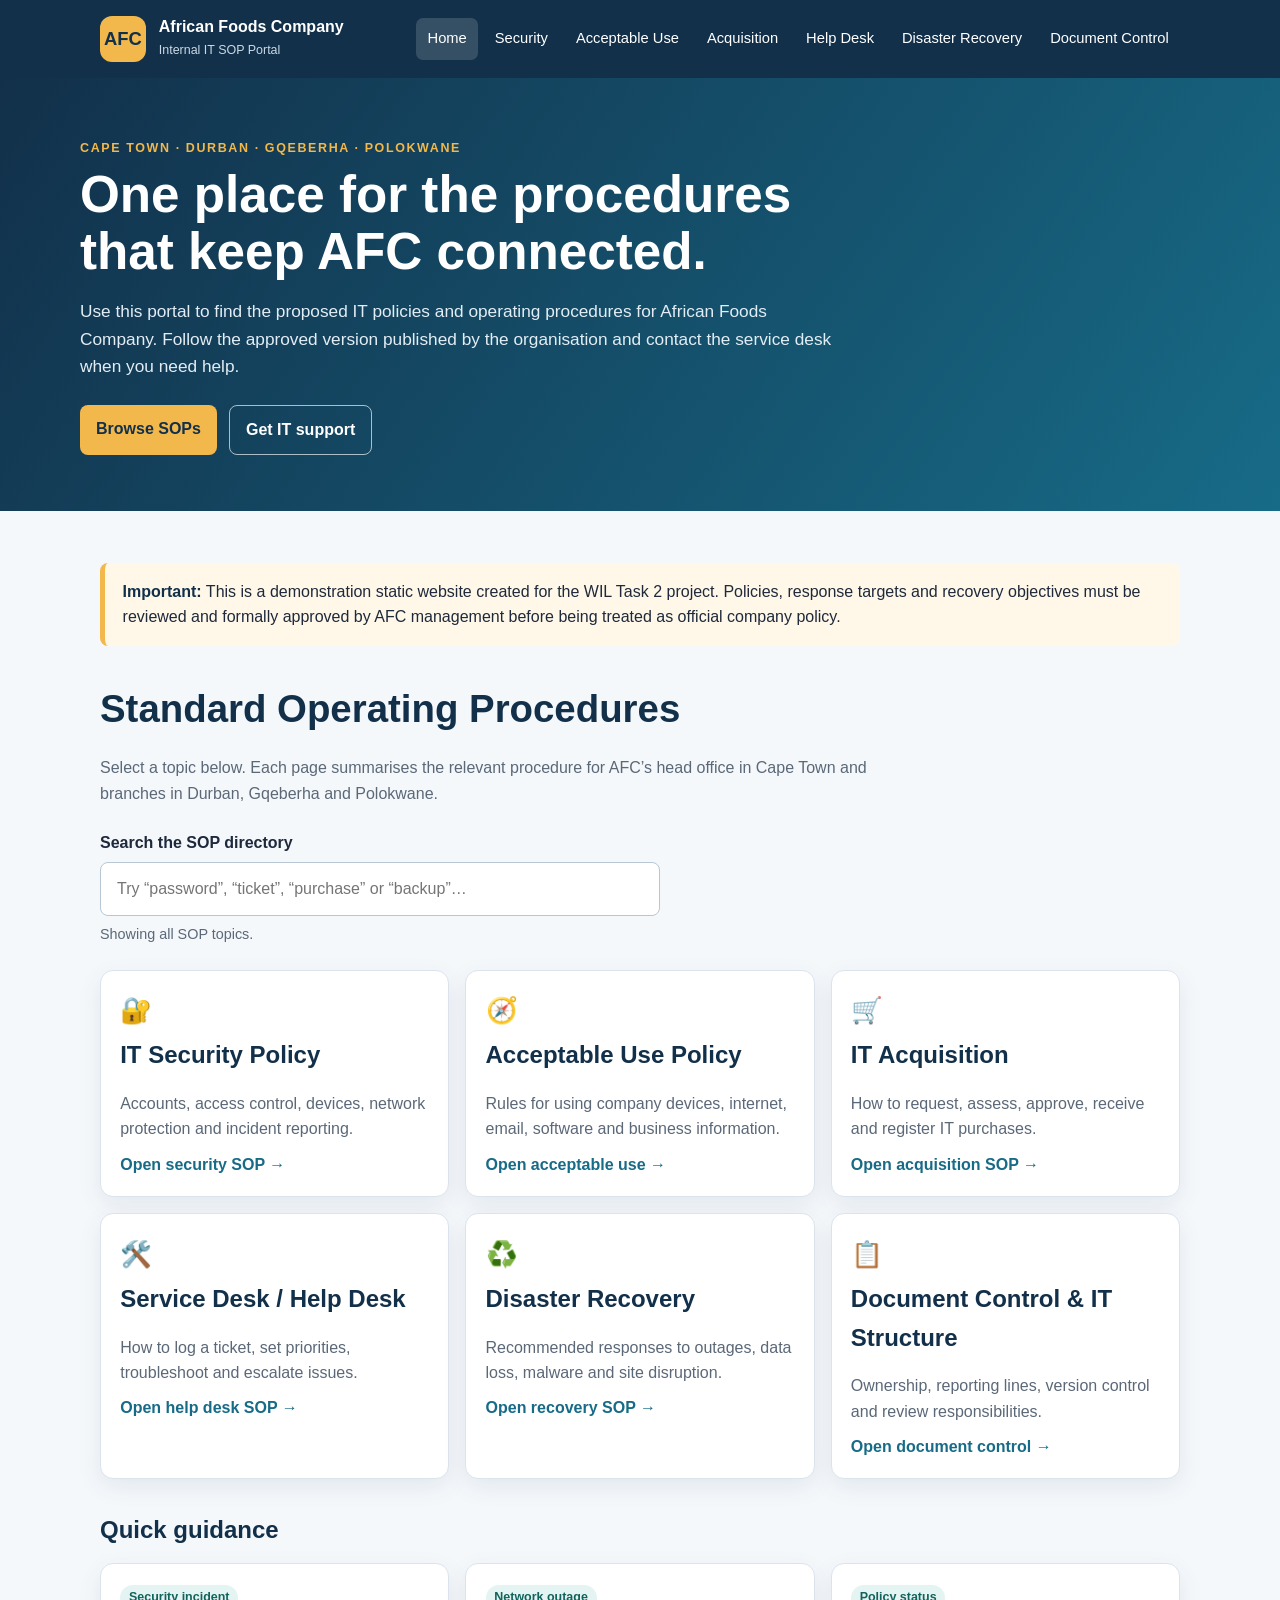
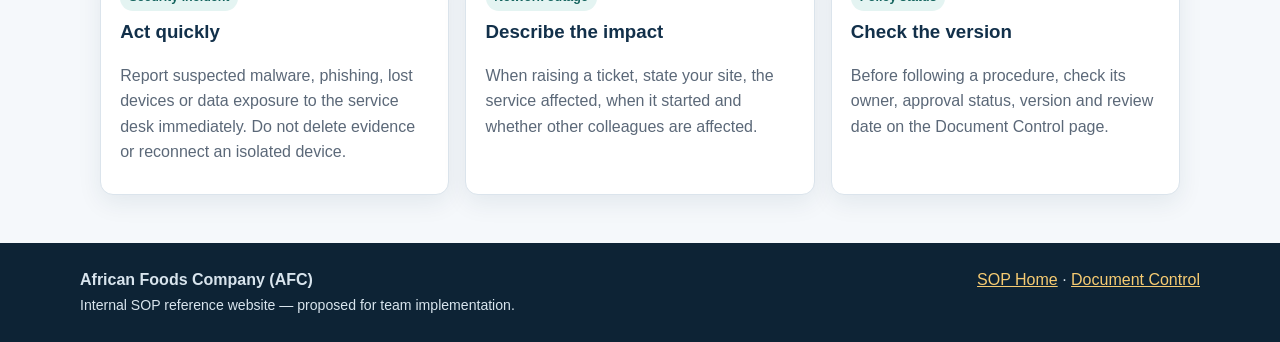
<file: index.html>
<!DOCTYPE html>
<html lang="en">
<head>
  <meta charset="UTF-8">
  <meta name="viewport" content="width=device-width, initial-scale=1">
  <meta name="description" content="Main directory for African Foods Company IT standard operating procedures.">
  <title>SOP Portal Home | African Foods Company</title>
  <link rel="stylesheet" href="css/styles.css">
</head>
<body>
<a class="skip-link" href="#main">Skip to main content</a>
<header class="site-header">
  <div class="header-inner">
    <a class="brand" href="index.html" aria-label="African Foods Company SOP Portal home">
      <span class="brand-mark" aria-hidden="true">AFC</span>
      <span><strong>African Foods Company</strong><small>Internal IT SOP Portal</small></span>
    </a>
    <nav aria-label="Main navigation">
      <a href="index.html" aria-current="page">Home</a>
      <a href="security.html" >Security</a>
      <a href="acceptable-use.html" >Acceptable Use</a>
      <a href="acquisition.html" >Acquisition</a>
      <a href="help-desk.html" >Help Desk</a>
      <a href="disaster-recovery.html" >Disaster Recovery</a>
      <a href="document-control.html" >Document Control</a>
    </nav>
  </div>
</header>

<section class="hero">
  <div class="hero-inner">
    <span class="eyebrow">Cape Town · Durban · Gqeberha · Polokwane</span>
    <h1>One place for the procedures that keep AFC connected.</h1>
    <p>Use this portal to find the proposed IT policies and operating procedures for African Foods Company. Follow the approved version published by the organisation and contact the service desk when you need help.</p>
    <div class="hero-actions">
      <a class="button button-primary" href="#sop-directory">Browse SOPs</a>
      <a class="button button-secondary" href="help-desk.html">Get IT support</a>
    </div>
  </div>
</section>
<main id="main">
  <div class="notice"><strong>Important:</strong> This is a demonstration static website created for the WIL Task 2 project. Policies, response targets and recovery objectives must be reviewed and formally approved by AFC management before being treated as official company policy.</div>
  <section id="sop-directory">
    <div class="page-intro">
      <h1>Standard Operating Procedures</h1>
      <p>Select a topic below. Each page summarises the relevant procedure for AFC’s head office in Cape Town and branches in Durban, Gqeberha and Polokwane.</p>
    </div>
    <div class="search-wrap">
      <label for="sop-search">Search the SOP directory</label>
      <input id="sop-search" type="search" placeholder="Try “password”, “ticket”, “purchase” or “backup”…" autocomplete="off">
      <p id="search-status" class="search-status" aria-live="polite">Showing all SOP topics.</p>
    </div>
    <div class="card-grid" id="sop-cards">
      <a class="card" data-search="security password mfa access network vpn data incident" href="security.html"><span class="icon" aria-hidden="true">🔐</span><h2>IT Security Policy</h2><p>Accounts, access control, devices, network protection and incident reporting.</p><span class="card-link">Open security SOP →</span></a>
      <a class="card" data-search="acceptable use software internet email prohibited employee" href="acceptable-use.html"><span class="icon" aria-hidden="true">🧭</span><h2>Acceptable Use Policy</h2><p>Rules for using company devices, internet, email, software and business information.</p><span class="card-link">Open acceptable use →</span></a>
      <a class="card" data-search="acquisition procurement hardware software quote approval purchase order" href="acquisition.html"><span class="icon" aria-hidden="true">🛒</span><h2>IT Acquisition</h2><p>How to request, assess, approve, receive and register IT purchases.</p><span class="card-link">Open acquisition SOP →</span></a>
      <a class="card" data-search="help desk service desk ticket printer internet vpn erp escalation" href="help-desk.html"><span class="icon" aria-hidden="true">🛠️</span><h2>Service Desk / Help Desk</h2><p>How to log a ticket, set priorities, troubleshoot and escalate issues.</p><span class="card-link">Open help desk SOP →</span></a>
      <a class="card" data-search="disaster recovery backup restore ransomware vpn server power outage" href="disaster-recovery.html"><span class="icon" aria-hidden="true">♻️</span><h2>Disaster Recovery</h2><p>Recommended responses to outages, data loss, malware and site disruption.</p><span class="card-link">Open recovery SOP →</span></a>
      <a class="card" data-search="document control version approval owner review history staff structure" href="document-control.html"><span class="icon" aria-hidden="true">📋</span><h2>Document Control & IT Structure</h2><p>Ownership, reporting lines, version control and review responsibilities.</p><span class="card-link">Open document control →</span></a>
    </div>
  </section>
  <h2 class="section-title">Quick guidance</h2>
  <div class="card-grid">
    <div class="card"><span class="pill">Security incident</span><h3>Act quickly</h3><p>Report suspected malware, phishing, lost devices or data exposure to the service desk immediately. Do not delete evidence or reconnect an isolated device.</p></div>
    <div class="card"><span class="pill">Network outage</span><h3>Describe the impact</h3><p>When raising a ticket, state your site, the service affected, when it started and whether other colleagues are affected.</p></div>
    <div class="card"><span class="pill">Policy status</span><h3>Check the version</h3><p>Before following a procedure, check its owner, approval status, version and review date on the Document Control page.</p></div>
  </div>
</main>
<script>
const search = document.getElementById('sop-search');
const cards = [...document.querySelectorAll('#sop-cards .card')];
const status = document.getElementById('search-status');
search.addEventListener('input', () => {
  const q = search.value.trim().toLowerCase();
  let shown = 0;
  cards.forEach(card => {
    const haystack = (card.innerText + ' ' + (card.dataset.search || '')).toLowerCase();
    const match = haystack.includes(q);
    card.hidden = !match;
    if (match) shown++;
  });
  status.textContent = q ? `${shown} SOP topic${shown === 1 ? '' : 's'} found.` : 'Showing all SOP topics.';
});
</script>

<footer class="site-footer">
  <div class="footer-inner">
    <div><strong>African Foods Company (AFC)</strong><br><span class="small" style="color:#d8e4ed">Internal SOP reference website — proposed for team implementation.</span></div>
    <div><a href="index.html">SOP Home</a> · <a href="document-control.html">Document Control</a></div>
  </div>
</footer>
</body>
</html>
</file>
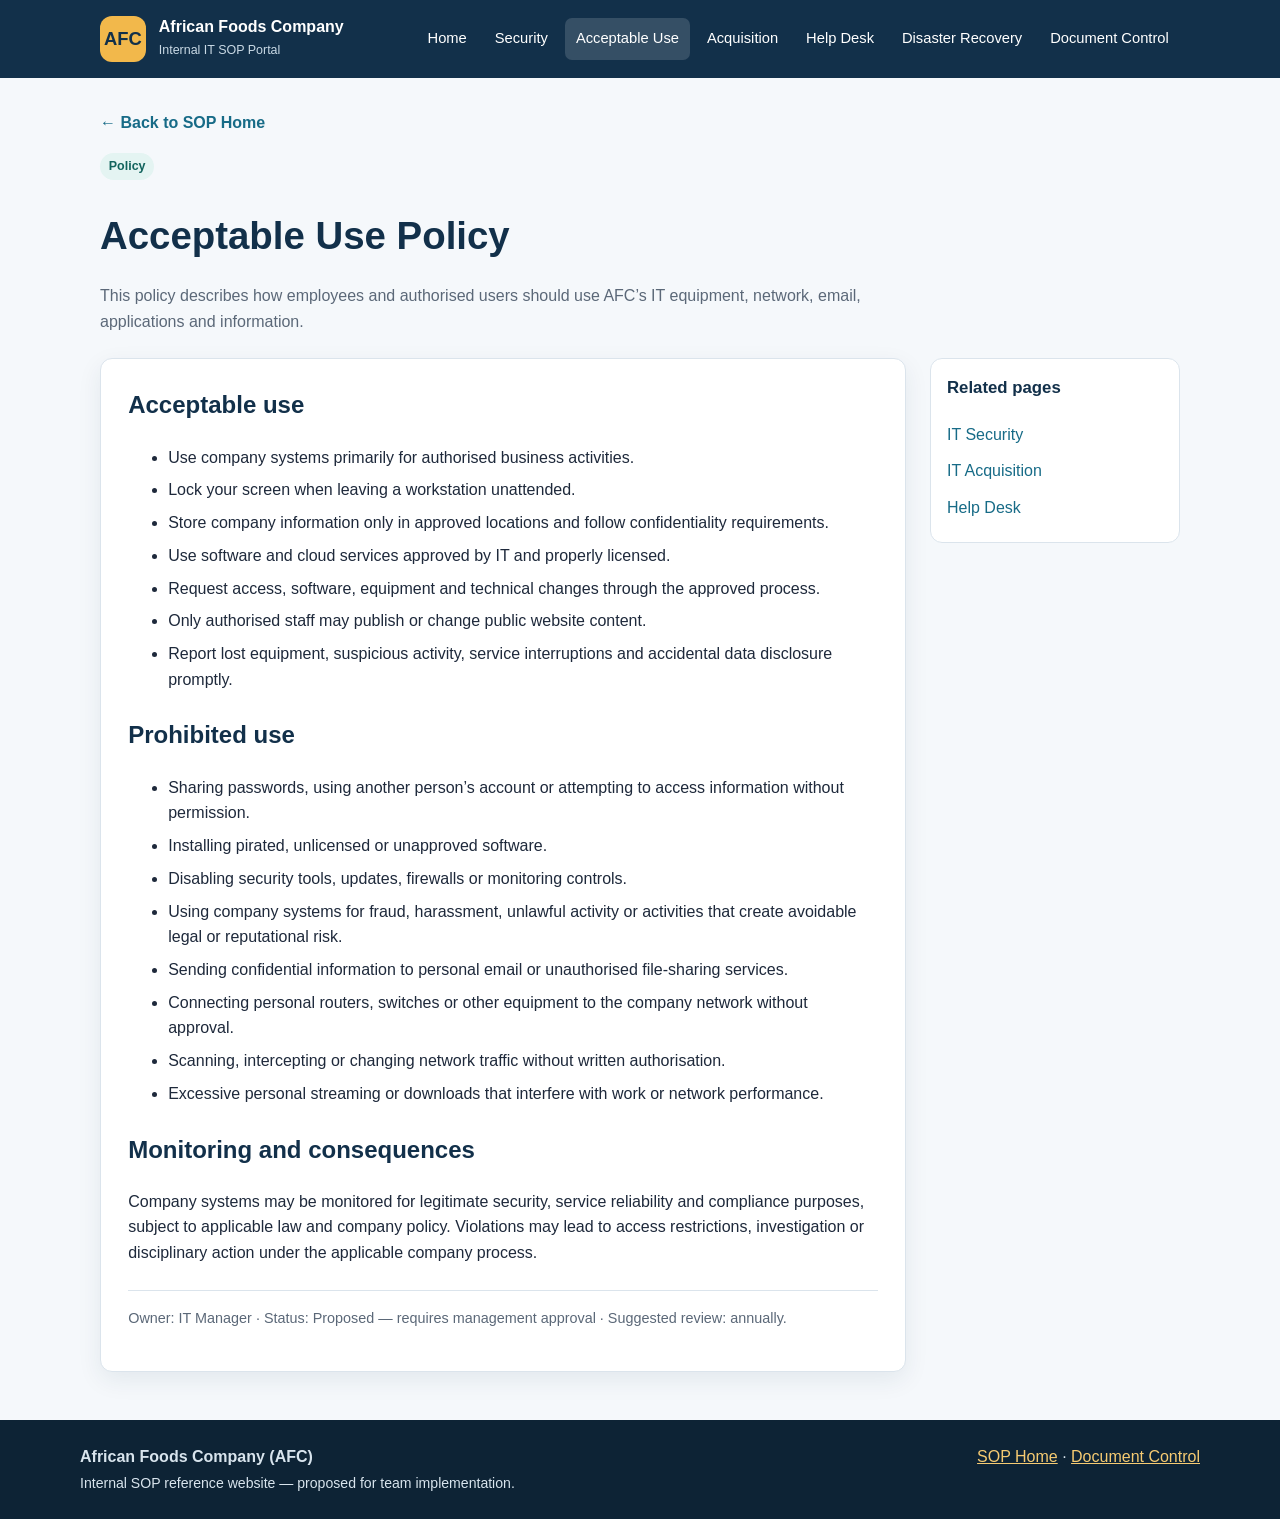
<file: acceptable-use.html>
<!DOCTYPE html>
<html lang="en">
<head>
  <meta charset="UTF-8">
  <meta name="viewport" content="width=device-width, initial-scale=1">
  <meta name="description" content="AFC internal IT Standard Operating Procedures">
  <title>Acceptable Use Policy | African Foods Company</title>
  <link rel="stylesheet" href="css/styles.css">
</head>
<body>
<a class="skip-link" href="#main">Skip to main content</a>
<header class="site-header">
  <div class="header-inner">
    <a class="brand" href="index.html" aria-label="African Foods Company SOP Portal home">
      <span class="brand-mark" aria-hidden="true">AFC</span>
      <span><strong>African Foods Company</strong><small>Internal IT SOP Portal</small></span>
    </a>
    <nav aria-label="Main navigation">
      <a href="index.html" >Home</a>
      <a href="security.html" >Security</a>
      <a href="acceptable-use.html" aria-current="page">Acceptable Use</a>
      <a href="acquisition.html" >Acquisition</a>
      <a href="help-desk.html" >Help Desk</a>
      <a href="disaster-recovery.html" >Disaster Recovery</a>
      <a href="document-control.html" >Document Control</a>
    </nav>
  </div>
</header>

<main id="main">
  <a class="back-link" href="index.html">← Back to SOP Home</a>
  <div class="page-intro"><span class="pill">Policy</span><h1>Acceptable Use Policy</h1><p>This policy describes how employees and authorised users should use AFC’s IT equipment, network, email, applications and information.</p></div>
  <div class="content-layout"><article class="content-card">
    <h2>Acceptable use</h2><ul>
      <li>Use company systems primarily for authorised business activities.</li><li>Lock your screen when leaving a workstation unattended.</li>
      <li>Store company information only in approved locations and follow confidentiality requirements.</li><li>Use software and cloud services approved by IT and properly licensed.</li>
      <li>Request access, software, equipment and technical changes through the approved process.</li><li>Only authorised staff may publish or change public website content.</li>
      <li>Report lost equipment, suspicious activity, service interruptions and accidental data disclosure promptly.</li>
    </ul>
    <h2>Prohibited use</h2><ul>
      <li>Sharing passwords, using another person’s account or attempting to access information without permission.</li><li>Installing pirated, unlicensed or unapproved software.</li>
      <li>Disabling security tools, updates, firewalls or monitoring controls.</li><li>Using company systems for fraud, harassment, unlawful activity or activities that create avoidable legal or reputational risk.</li>
      <li>Sending confidential information to personal email or unauthorised file-sharing services.</li><li>Connecting personal routers, switches or other equipment to the company network without approval.</li>
      <li>Scanning, intercepting or changing network traffic without written authorisation.</li><li>Excessive personal streaming or downloads that interfere with work or network performance.</li>
    </ul>
    <h2>Monitoring and consequences</h2><p>Company systems may be monitored for legitimate security, service reliability and compliance purposes, subject to applicable law and company policy. Violations may lead to access restrictions, investigation or disciplinary action under the applicable company process.</p>
    <p class="meta">Owner: IT Manager · Status: Proposed — requires management approval · Suggested review: annually.</p>
  </article><aside class="side-card"><h2>Related pages</h2><a href="security.html">IT Security</a><a href="acquisition.html">IT Acquisition</a><a href="help-desk.html">Help Desk</a></aside></div>
</main>

<footer class="site-footer">
  <div class="footer-inner">
    <div><strong>African Foods Company (AFC)</strong><br><span class="small" style="color:#d8e4ed">Internal SOP reference website — proposed for team implementation.</span></div>
    <div><a href="index.html">SOP Home</a> · <a href="document-control.html">Document Control</a></div>
  </div>
</footer>
</body>
</html>
</file>
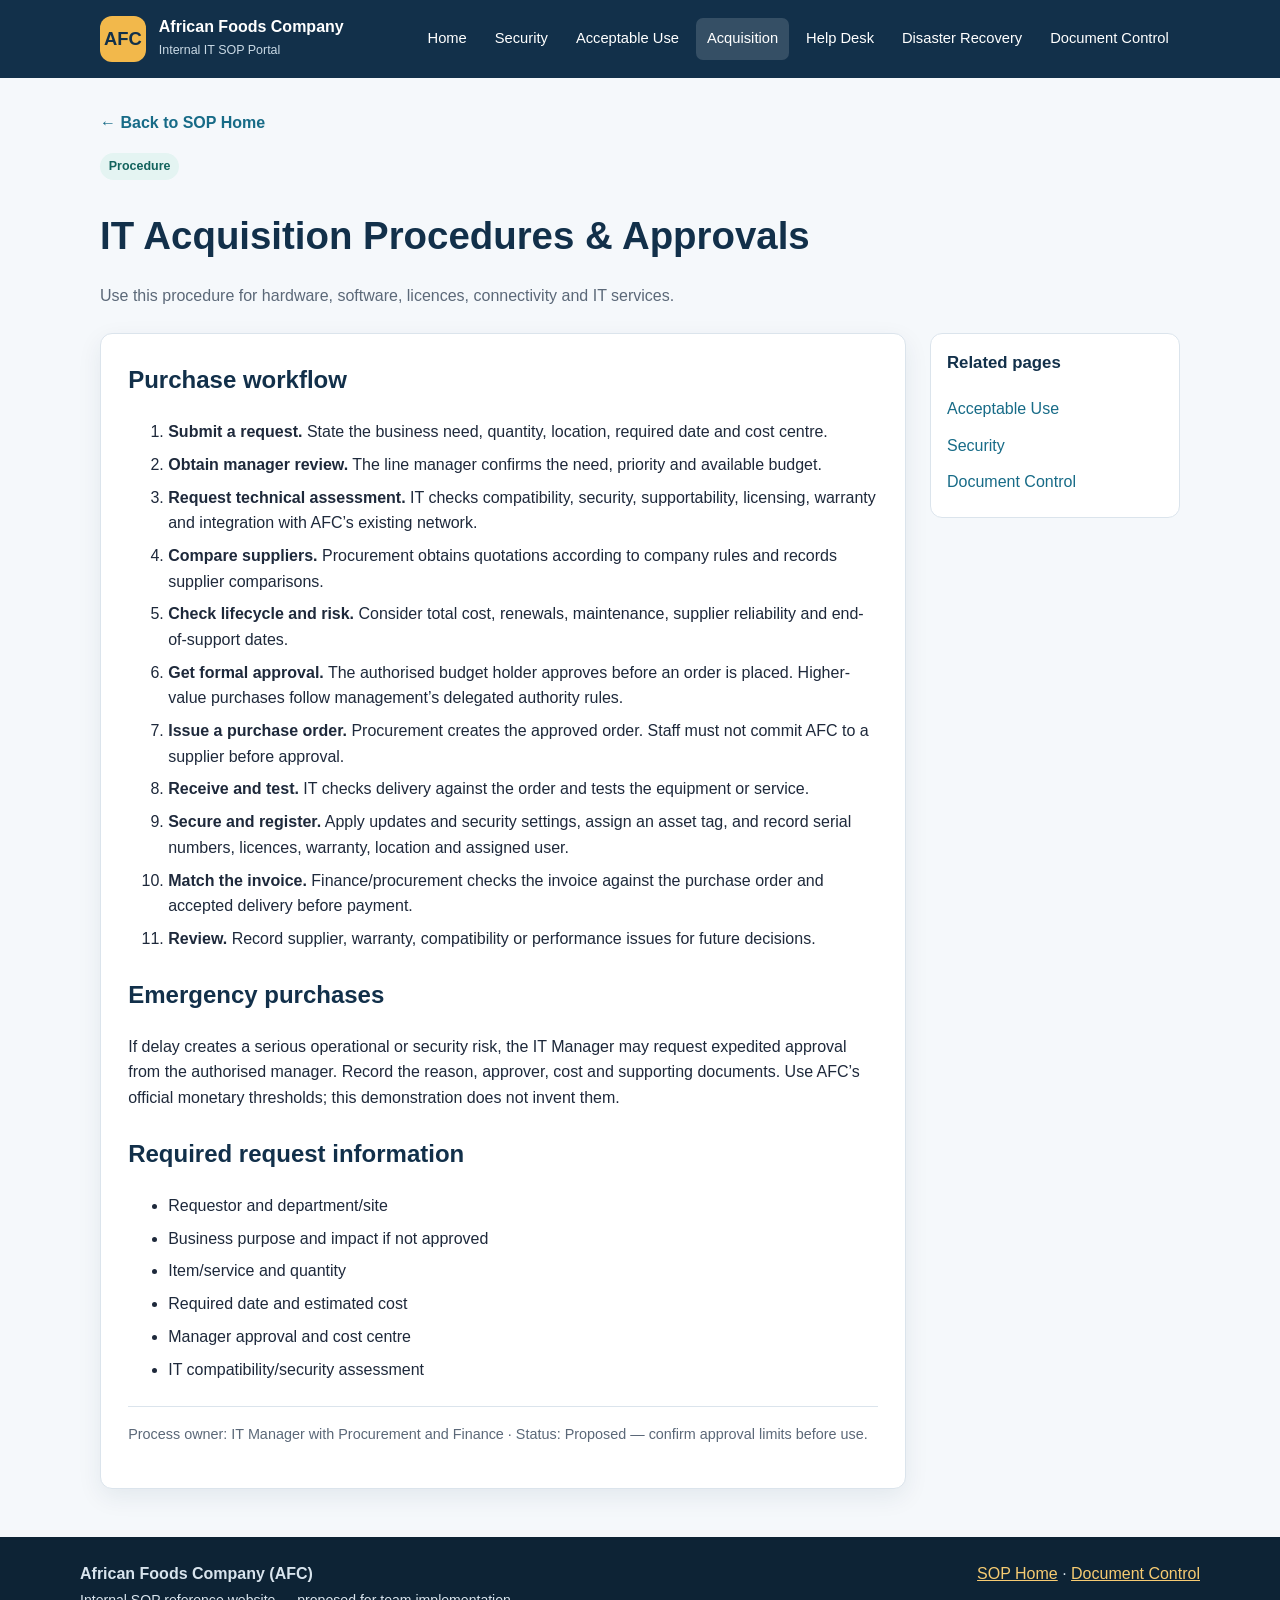
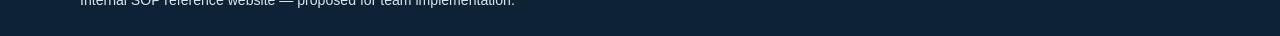
<file: acquisition.html>
<!DOCTYPE html>
<html lang="en">
<head>
  <meta charset="UTF-8">
  <meta name="viewport" content="width=device-width, initial-scale=1">
  <meta name="description" content="AFC internal IT Standard Operating Procedures">
  <title>IT Acquisition Procedures | African Foods Company</title>
  <link rel="stylesheet" href="css/styles.css">
</head>
<body>
<a class="skip-link" href="#main">Skip to main content</a>
<header class="site-header">
  <div class="header-inner">
    <a class="brand" href="index.html" aria-label="African Foods Company SOP Portal home">
      <span class="brand-mark" aria-hidden="true">AFC</span>
      <span><strong>African Foods Company</strong><small>Internal IT SOP Portal</small></span>
    </a>
    <nav aria-label="Main navigation">
      <a href="index.html" >Home</a>
      <a href="security.html" >Security</a>
      <a href="acceptable-use.html" >Acceptable Use</a>
      <a href="acquisition.html" aria-current="page">Acquisition</a>
      <a href="help-desk.html" >Help Desk</a>
      <a href="disaster-recovery.html" >Disaster Recovery</a>
      <a href="document-control.html" >Document Control</a>
    </nav>
  </div>
</header>

<main id="main">
  <a class="back-link" href="index.html">← Back to SOP Home</a>
  <div class="page-intro"><span class="pill">Procedure</span><h1>IT Acquisition Procedures & Approvals</h1><p>Use this procedure for hardware, software, licences, connectivity and IT services.</p></div>
  <div class="content-layout"><article class="content-card">
    <h2>Purchase workflow</h2><ol>
      <li><strong>Submit a request.</strong> State the business need, quantity, location, required date and cost centre.</li>
      <li><strong>Obtain manager review.</strong> The line manager confirms the need, priority and available budget.</li>
      <li><strong>Request technical assessment.</strong> IT checks compatibility, security, supportability, licensing, warranty and integration with AFC’s existing network.</li>
      <li><strong>Compare suppliers.</strong> Procurement obtains quotations according to company rules and records supplier comparisons.</li>
      <li><strong>Check lifecycle and risk.</strong> Consider total cost, renewals, maintenance, supplier reliability and end-of-support dates.</li>
      <li><strong>Get formal approval.</strong> The authorised budget holder approves before an order is placed. Higher-value purchases follow management’s delegated authority rules.</li>
      <li><strong>Issue a purchase order.</strong> Procurement creates the approved order. Staff must not commit AFC to a supplier before approval.</li>
      <li><strong>Receive and test.</strong> IT checks delivery against the order and tests the equipment or service.</li>
      <li><strong>Secure and register.</strong> Apply updates and security settings, assign an asset tag, and record serial numbers, licences, warranty, location and assigned user.</li>
      <li><strong>Match the invoice.</strong> Finance/procurement checks the invoice against the purchase order and accepted delivery before payment.</li>
      <li><strong>Review.</strong> Record supplier, warranty, compatibility or performance issues for future decisions.</li>
    </ol>
    <h2>Emergency purchases</h2><p>If delay creates a serious operational or security risk, the IT Manager may request expedited approval from the authorised manager. Record the reason, approver, cost and supporting documents. Use AFC’s official monetary thresholds; this demonstration does not invent them.</p>
    <h2>Required request information</h2><ul><li>Requestor and department/site</li><li>Business purpose and impact if not approved</li><li>Item/service and quantity</li><li>Required date and estimated cost</li><li>Manager approval and cost centre</li><li>IT compatibility/security assessment</li></ul>
    <p class="meta">Process owner: IT Manager with Procurement and Finance · Status: Proposed — confirm approval limits before use.</p>
  </article><aside class="side-card"><h2>Related pages</h2><a href="acceptable-use.html">Acceptable Use</a><a href="security.html">Security</a><a href="document-control.html">Document Control</a></aside></div>
</main>

<footer class="site-footer">
  <div class="footer-inner">
    <div><strong>African Foods Company (AFC)</strong><br><span class="small" style="color:#d8e4ed">Internal SOP reference website — proposed for team implementation.</span></div>
    <div><a href="index.html">SOP Home</a> · <a href="document-control.html">Document Control</a></div>
  </div>
</footer>
</body>
</html>
</file>
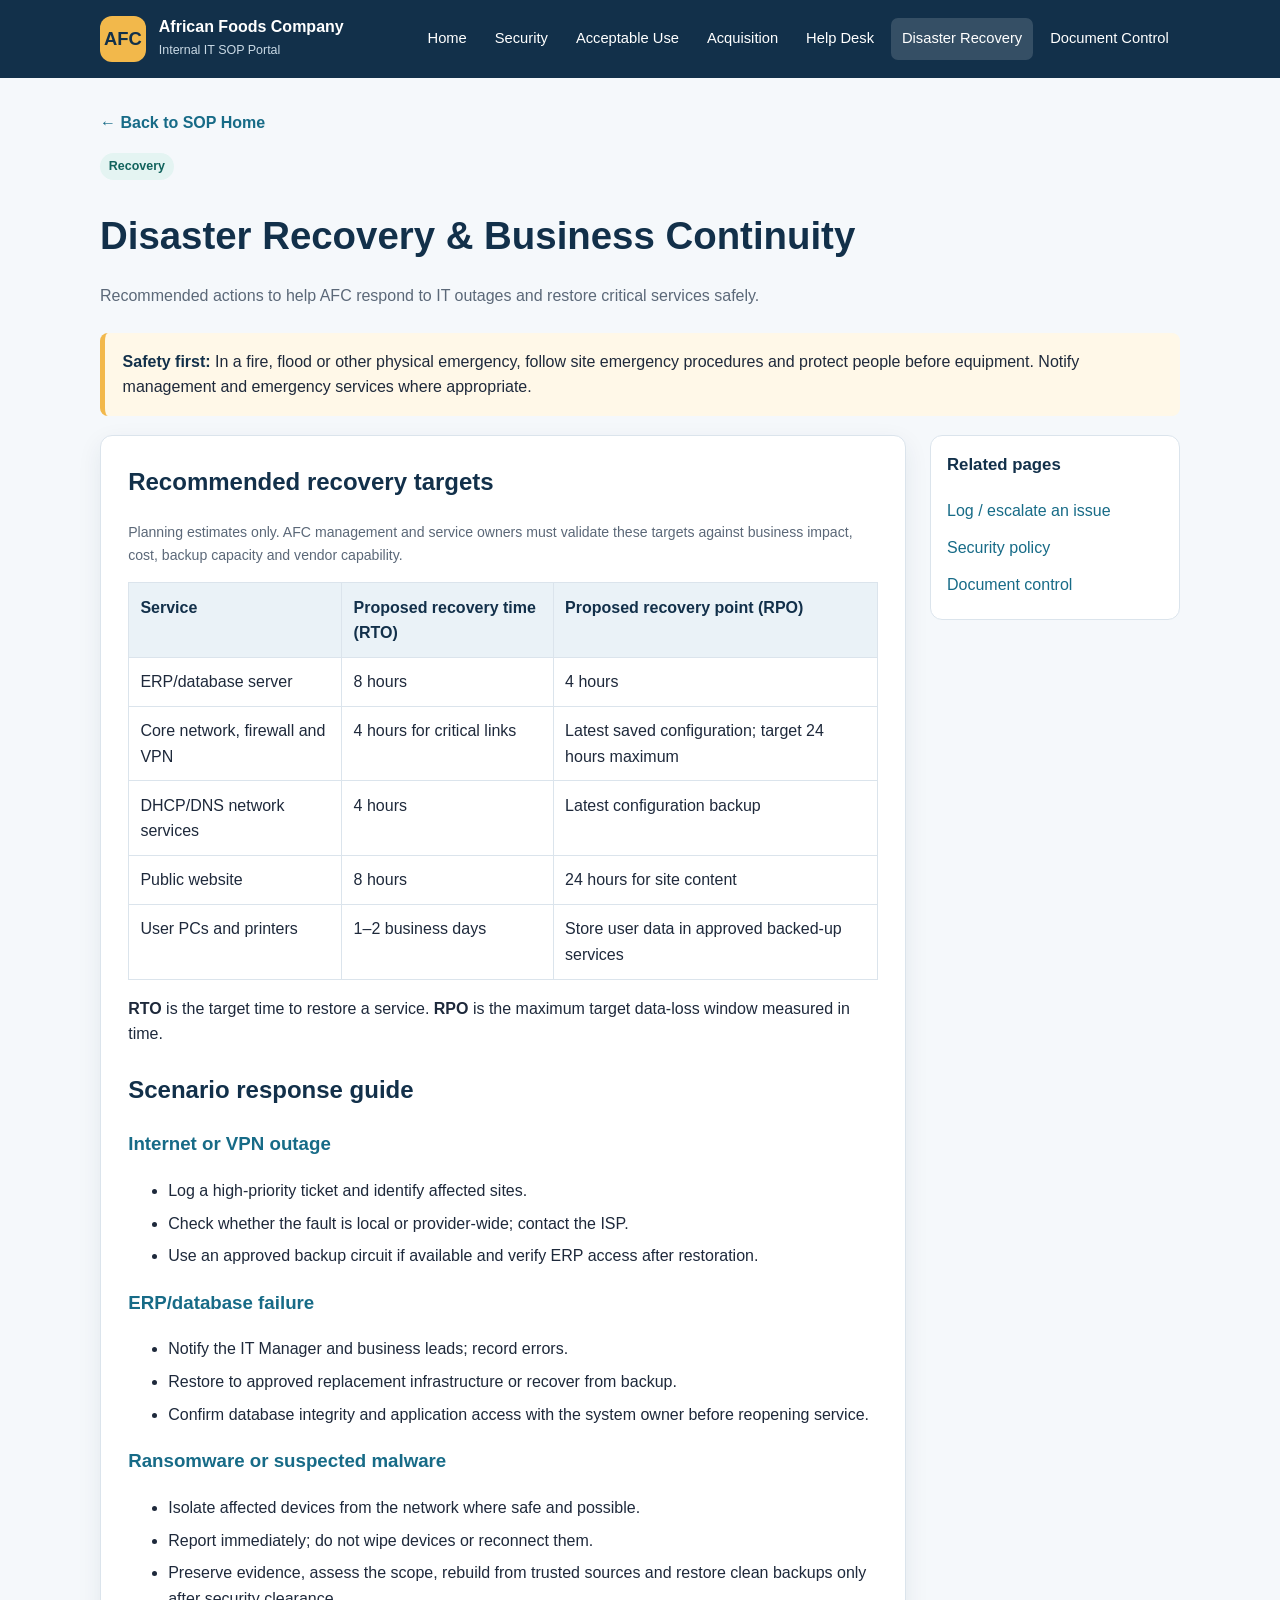
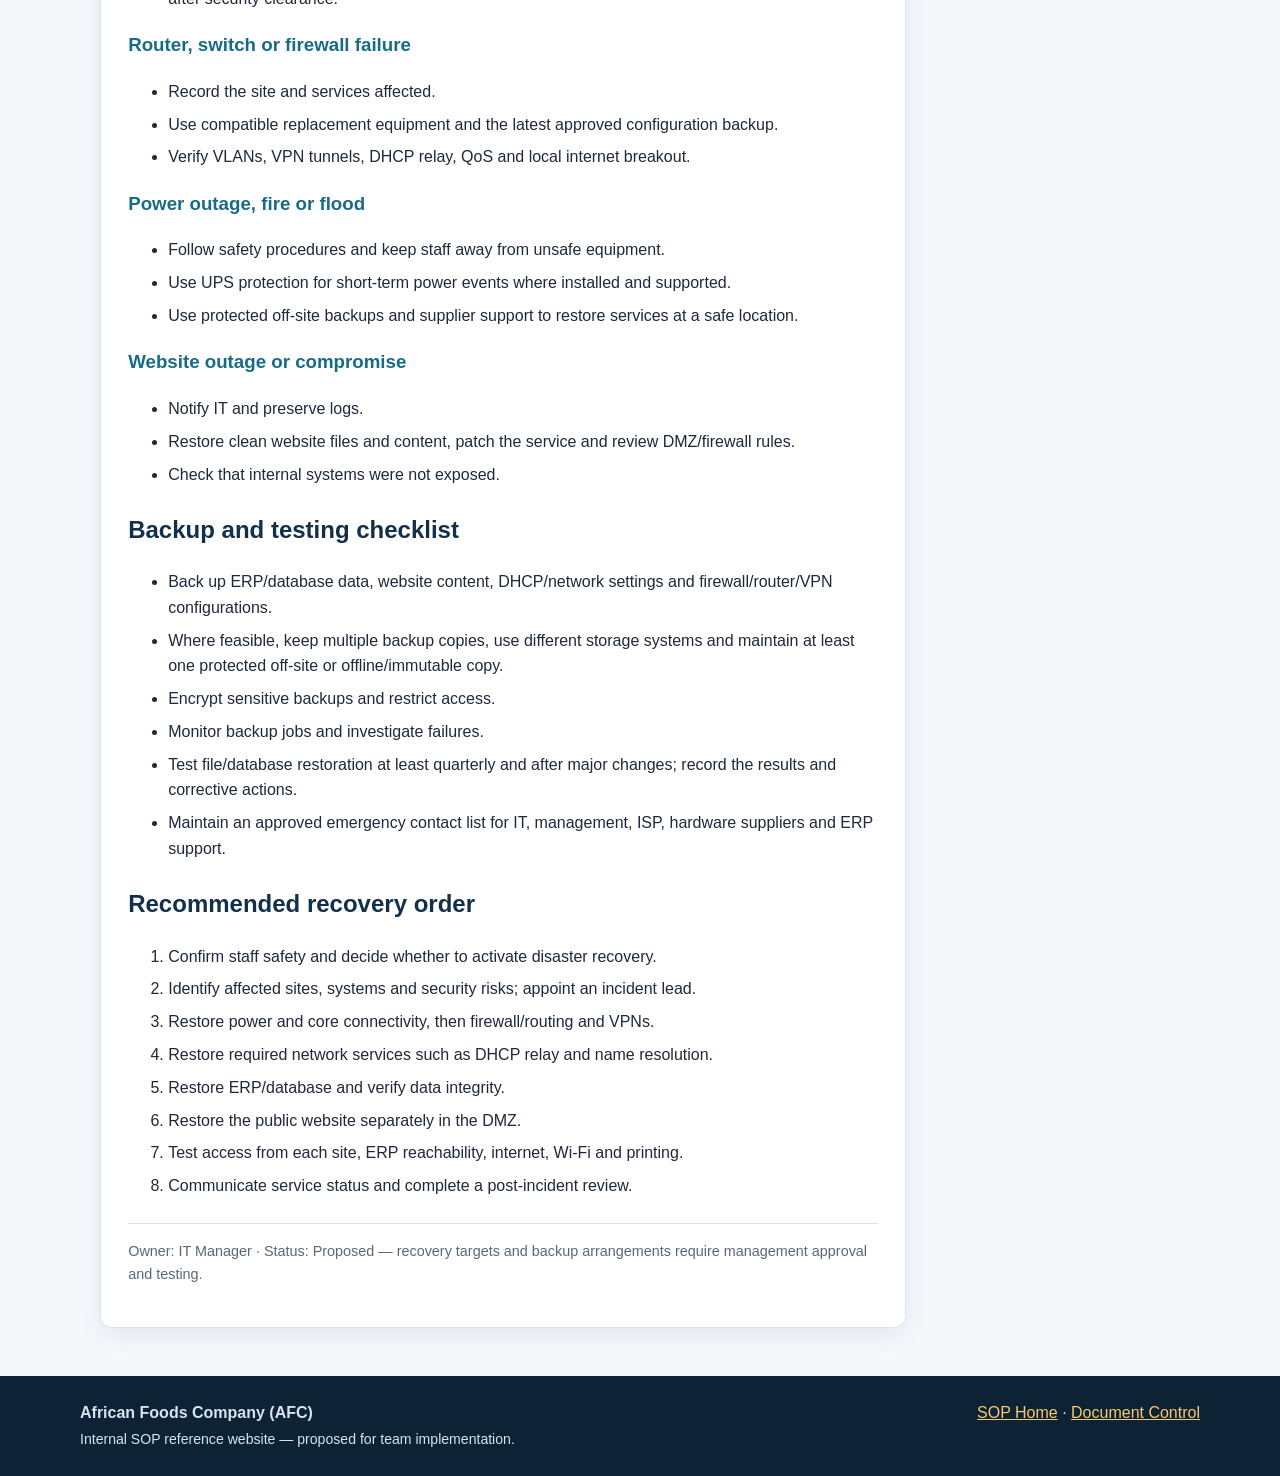
<file: disaster-recovery.html>
<!DOCTYPE html>
<html lang="en">
<head>
  <meta charset="UTF-8">
  <meta name="viewport" content="width=device-width, initial-scale=1">
  <meta name="description" content="AFC internal IT Standard Operating Procedures">
  <title>Disaster Recovery | African Foods Company</title>
  <link rel="stylesheet" href="css/styles.css">
</head>
<body>
<a class="skip-link" href="#main">Skip to main content</a>
<header class="site-header">
  <div class="header-inner">
    <a class="brand" href="index.html" aria-label="African Foods Company SOP Portal home">
      <span class="brand-mark" aria-hidden="true">AFC</span>
      <span><strong>African Foods Company</strong><small>Internal IT SOP Portal</small></span>
    </a>
    <nav aria-label="Main navigation">
      <a href="index.html" >Home</a>
      <a href="security.html" >Security</a>
      <a href="acceptable-use.html" >Acceptable Use</a>
      <a href="acquisition.html" >Acquisition</a>
      <a href="help-desk.html" >Help Desk</a>
      <a href="disaster-recovery.html" aria-current="page">Disaster Recovery</a>
      <a href="document-control.html" >Document Control</a>
    </nav>
  </div>
</header>

<main id="main">
  <a class="back-link" href="index.html">← Back to SOP Home</a>
  <div class="page-intro"><span class="pill">Recovery</span><h1>Disaster Recovery & Business Continuity</h1><p>Recommended actions to help AFC respond to IT outages and restore critical services safely.</p></div>
  <div class="notice"><strong>Safety first:</strong> In a fire, flood or other physical emergency, follow site emergency procedures and protect people before equipment. Notify management and emergency services where appropriate.</div>
  <div class="content-layout"><article class="content-card">
    <h2>Recommended recovery targets</h2><p class="small">Planning estimates only. AFC management and service owners must validate these targets against business impact, cost, backup capacity and vendor capability.</p>
    <table><thead><tr><th>Service</th><th>Proposed recovery time (RTO)</th><th>Proposed recovery point (RPO)</th></tr></thead><tbody>
      <tr><td>ERP/database server</td><td>8 hours</td><td>4 hours</td></tr><tr><td>Core network, firewall and VPN</td><td>4 hours for critical links</td><td>Latest saved configuration; target 24 hours maximum</td></tr>
      <tr><td>DHCP/DNS network services</td><td>4 hours</td><td>Latest configuration backup</td></tr><tr><td>Public website</td><td>8 hours</td><td>24 hours for site content</td></tr><tr><td>User PCs and printers</td><td>1–2 business days</td><td>Store user data in approved backed-up services</td></tr>
    </tbody></table>
    <p><strong>RTO</strong> is the target time to restore a service. <strong>RPO</strong> is the maximum target data-loss window measured in time.</p>
    <h2>Scenario response guide</h2>
    <h3>Internet or VPN outage</h3><ul><li>Log a high-priority ticket and identify affected sites.</li><li>Check whether the fault is local or provider-wide; contact the ISP.</li><li>Use an approved backup circuit if available and verify ERP access after restoration.</li></ul>
    <h3>ERP/database failure</h3><ul><li>Notify the IT Manager and business leads; record errors.</li><li>Restore to approved replacement infrastructure or recover from backup.</li><li>Confirm database integrity and application access with the system owner before reopening service.</li></ul>
    <h3>Ransomware or suspected malware</h3><ul><li>Isolate affected devices from the network where safe and possible.</li><li>Report immediately; do not wipe devices or reconnect them.</li><li>Preserve evidence, assess the scope, rebuild from trusted sources and restore clean backups only after security clearance.</li></ul>
    <h3>Router, switch or firewall failure</h3><ul><li>Record the site and services affected.</li><li>Use compatible replacement equipment and the latest approved configuration backup.</li><li>Verify VLANs, VPN tunnels, DHCP relay, QoS and local internet breakout.</li></ul>
    <h3>Power outage, fire or flood</h3><ul><li>Follow safety procedures and keep staff away from unsafe equipment.</li><li>Use UPS protection for short-term power events where installed and supported.</li><li>Use protected off-site backups and supplier support to restore services at a safe location.</li></ul>
    <h3>Website outage or compromise</h3><ul><li>Notify IT and preserve logs.</li><li>Restore clean website files and content, patch the service and review DMZ/firewall rules.</li><li>Check that internal systems were not exposed.</li></ul>
    <h2>Backup and testing checklist</h2><ul>
      <li>Back up ERP/database data, website content, DHCP/network settings and firewall/router/VPN configurations.</li><li>Where feasible, keep multiple backup copies, use different storage systems and maintain at least one protected off-site or offline/immutable copy.</li><li>Encrypt sensitive backups and restrict access.</li><li>Monitor backup jobs and investigate failures.</li><li>Test file/database restoration at least quarterly and after major changes; record the results and corrective actions.</li><li>Maintain an approved emergency contact list for IT, management, ISP, hardware suppliers and ERP support.</li></ul>
    <h2>Recommended recovery order</h2><ol><li>Confirm staff safety and decide whether to activate disaster recovery.</li><li>Identify affected sites, systems and security risks; appoint an incident lead.</li><li>Restore power and core connectivity, then firewall/routing and VPNs.</li><li>Restore required network services such as DHCP relay and name resolution.</li><li>Restore ERP/database and verify data integrity.</li><li>Restore the public website separately in the DMZ.</li><li>Test access from each site, ERP reachability, internet, Wi-Fi and printing.</li><li>Communicate service status and complete a post-incident review.</li></ol>
    <p class="meta">Owner: IT Manager · Status: Proposed — recovery targets and backup arrangements require management approval and testing.</p>
  </article><aside class="side-card"><h2>Related pages</h2><a href="help-desk.html">Log / escalate an issue</a><a href="security.html">Security policy</a><a href="document-control.html">Document control</a></aside></div>
</main>

<footer class="site-footer">
  <div class="footer-inner">
    <div><strong>African Foods Company (AFC)</strong><br><span class="small" style="color:#d8e4ed">Internal SOP reference website — proposed for team implementation.</span></div>
    <div><a href="index.html">SOP Home</a> · <a href="document-control.html">Document Control</a></div>
  </div>
</footer>
</body>
</html>
</file>
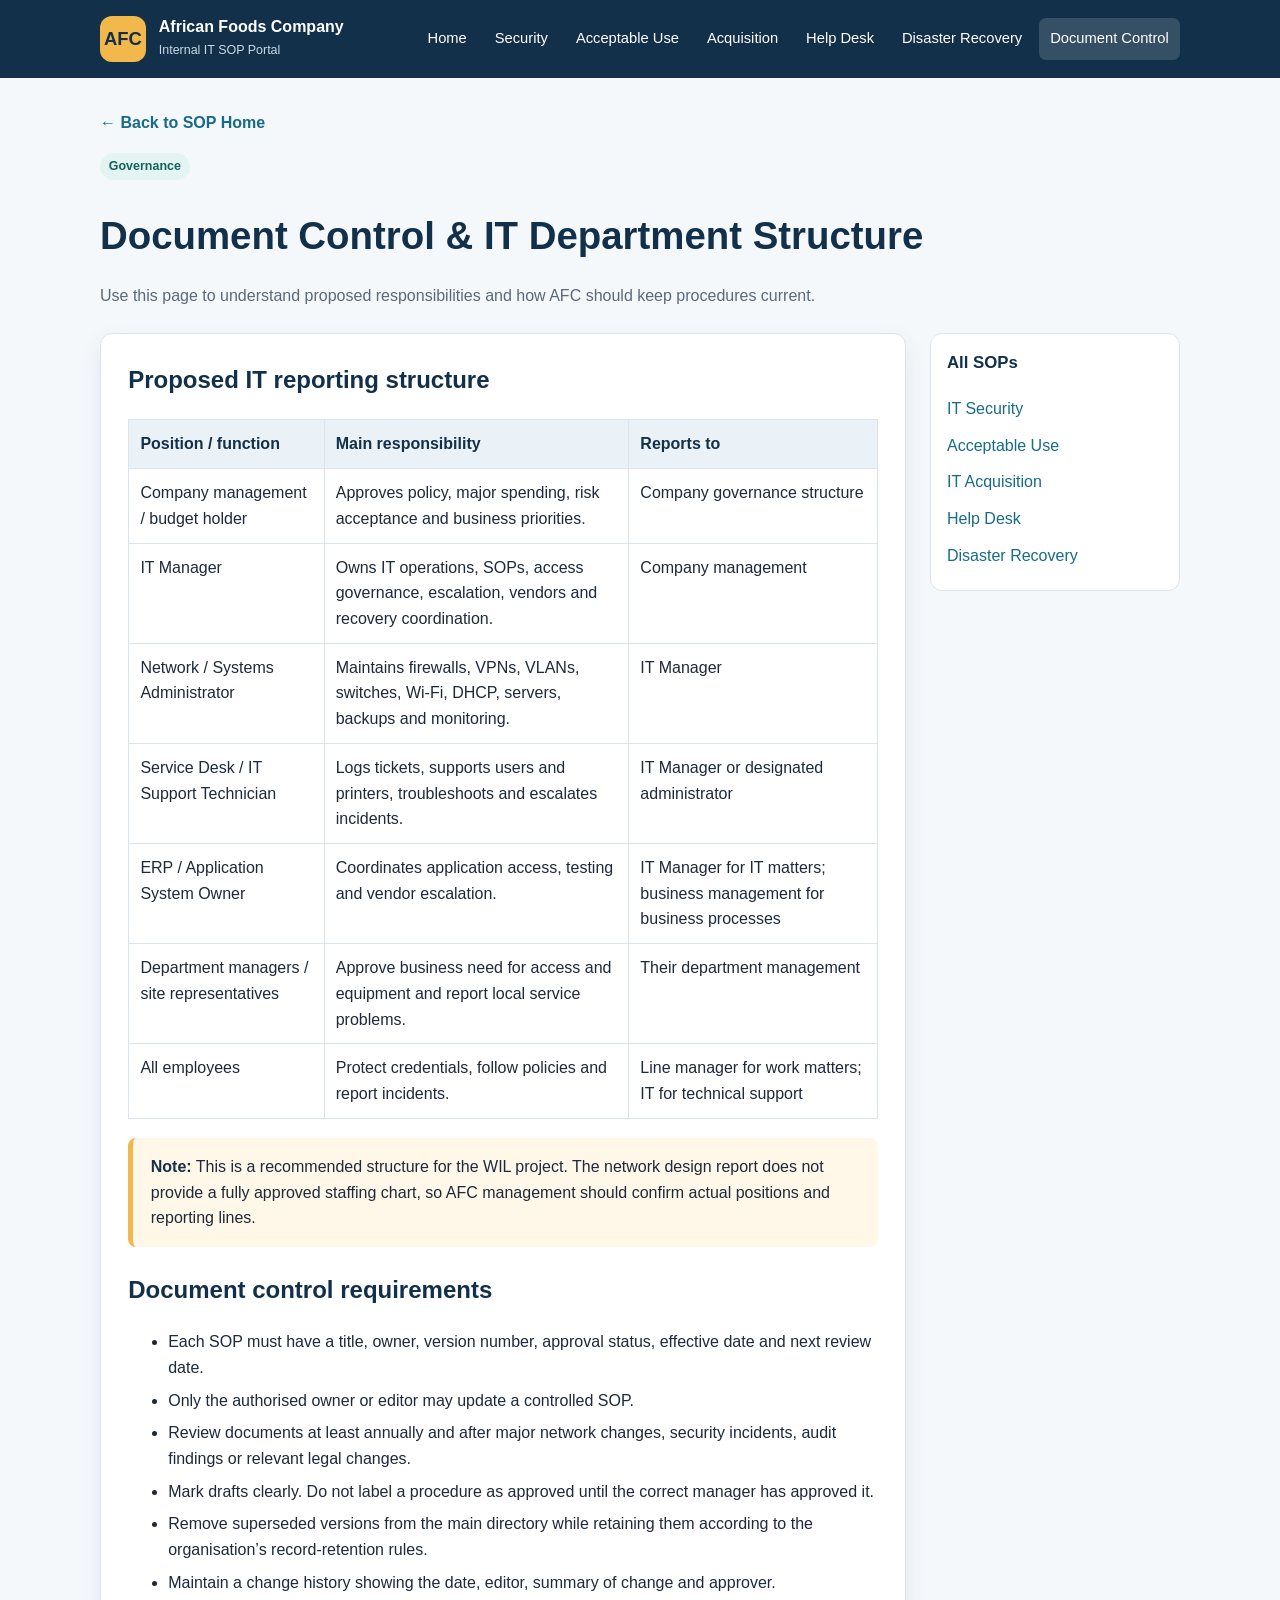
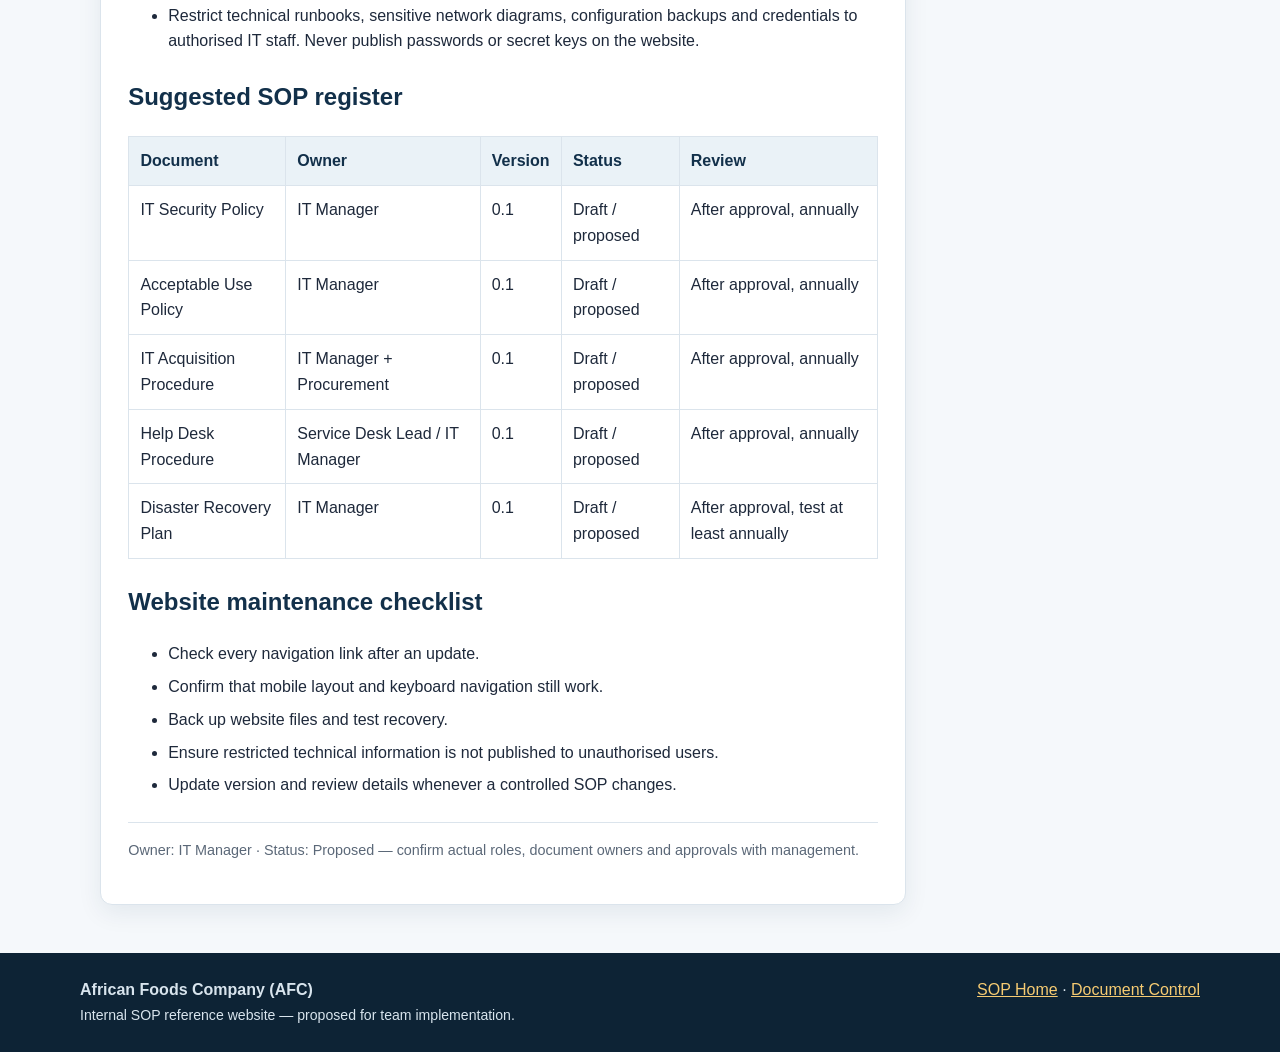
<file: document-control.html>
<!DOCTYPE html>
<html lang="en">
<head>
  <meta charset="UTF-8">
  <meta name="viewport" content="width=device-width, initial-scale=1">
  <meta name="description" content="AFC internal IT Standard Operating Procedures">
  <title>Document Control and IT Structure | African Foods Company</title>
  <link rel="stylesheet" href="css/styles.css">
</head>
<body>
<a class="skip-link" href="#main">Skip to main content</a>
<header class="site-header">
  <div class="header-inner">
    <a class="brand" href="index.html" aria-label="African Foods Company SOP Portal home">
      <span class="brand-mark" aria-hidden="true">AFC</span>
      <span><strong>African Foods Company</strong><small>Internal IT SOP Portal</small></span>
    </a>
    <nav aria-label="Main navigation">
      <a href="index.html" >Home</a>
      <a href="security.html" >Security</a>
      <a href="acceptable-use.html" >Acceptable Use</a>
      <a href="acquisition.html" >Acquisition</a>
      <a href="help-desk.html" >Help Desk</a>
      <a href="disaster-recovery.html" >Disaster Recovery</a>
      <a href="document-control.html" aria-current="page">Document Control</a>
    </nav>
  </div>
</header>

<main id="main">
  <a class="back-link" href="index.html">← Back to SOP Home</a>
  <div class="page-intro"><span class="pill">Governance</span><h1>Document Control & IT Department Structure</h1><p>Use this page to understand proposed responsibilities and how AFC should keep procedures current.</p></div>
  <div class="content-layout"><article class="content-card">
    <h2>Proposed IT reporting structure</h2>
    <table><thead><tr><th>Position / function</th><th>Main responsibility</th><th>Reports to</th></tr></thead><tbody>
      <tr><td>Company management / budget holder</td><td>Approves policy, major spending, risk acceptance and business priorities.</td><td>Company governance structure</td></tr>
      <tr><td>IT Manager</td><td>Owns IT operations, SOPs, access governance, escalation, vendors and recovery coordination.</td><td>Company management</td></tr>
      <tr><td>Network / Systems Administrator</td><td>Maintains firewalls, VPNs, VLANs, switches, Wi-Fi, DHCP, servers, backups and monitoring.</td><td>IT Manager</td></tr>
      <tr><td>Service Desk / IT Support Technician</td><td>Logs tickets, supports users and printers, troubleshoots and escalates incidents.</td><td>IT Manager or designated administrator</td></tr>
      <tr><td>ERP / Application System Owner</td><td>Coordinates application access, testing and vendor escalation.</td><td>IT Manager for IT matters; business management for business processes</td></tr>
      <tr><td>Department managers / site representatives</td><td>Approve business need for access and equipment and report local service problems.</td><td>Their department management</td></tr>
      <tr><td>All employees</td><td>Protect credentials, follow policies and report incidents.</td><td>Line manager for work matters; IT for technical support</td></tr>
    </tbody></table>
    <div class="notice"><strong>Note:</strong> This is a recommended structure for the WIL project. The network design report does not provide a fully approved staffing chart, so AFC management should confirm actual positions and reporting lines.</div>
    <h2>Document control requirements</h2><ul><li>Each SOP must have a title, owner, version number, approval status, effective date and next review date.</li><li>Only the authorised owner or editor may update a controlled SOP.</li><li>Review documents at least annually and after major network changes, security incidents, audit findings or relevant legal changes.</li><li>Mark drafts clearly. Do not label a procedure as approved until the correct manager has approved it.</li><li>Remove superseded versions from the main directory while retaining them according to the organisation’s record-retention rules.</li><li>Maintain a change history showing the date, editor, summary of change and approver.</li><li>Restrict technical runbooks, sensitive network diagrams, configuration backups and credentials to authorised IT staff. Never publish passwords or secret keys on the website.</li></ul>
    <h2>Suggested SOP register</h2><table><thead><tr><th>Document</th><th>Owner</th><th>Version</th><th>Status</th><th>Review</th></tr></thead><tbody>
      <tr><td>IT Security Policy</td><td>IT Manager</td><td>0.1</td><td>Draft / proposed</td><td>After approval, annually</td></tr>
      <tr><td>Acceptable Use Policy</td><td>IT Manager</td><td>0.1</td><td>Draft / proposed</td><td>After approval, annually</td></tr>
      <tr><td>IT Acquisition Procedure</td><td>IT Manager + Procurement</td><td>0.1</td><td>Draft / proposed</td><td>After approval, annually</td></tr>
      <tr><td>Help Desk Procedure</td><td>Service Desk Lead / IT Manager</td><td>0.1</td><td>Draft / proposed</td><td>After approval, annually</td></tr>
      <tr><td>Disaster Recovery Plan</td><td>IT Manager</td><td>0.1</td><td>Draft / proposed</td><td>After approval, test at least annually</td></tr>
    </tbody></table>
    <h2>Website maintenance checklist</h2><ul><li>Check every navigation link after an update.</li><li>Confirm that mobile layout and keyboard navigation still work.</li><li>Back up website files and test recovery.</li><li>Ensure restricted technical information is not published to unauthorised users.</li><li>Update version and review details whenever a controlled SOP changes.</li></ul>
    <p class="meta">Owner: IT Manager · Status: Proposed — confirm actual roles, document owners and approvals with management.</p>
  </article><aside class="side-card"><h2>All SOPs</h2><a href="security.html">IT Security</a><a href="acceptable-use.html">Acceptable Use</a><a href="acquisition.html">IT Acquisition</a><a href="help-desk.html">Help Desk</a><a href="disaster-recovery.html">Disaster Recovery</a></aside></div>
</main>

<footer class="site-footer">
  <div class="footer-inner">
    <div><strong>African Foods Company (AFC)</strong><br><span class="small" style="color:#d8e4ed">Internal SOP reference website — proposed for team implementation.</span></div>
    <div><a href="index.html">SOP Home</a> · <a href="document-control.html">Document Control</a></div>
  </div>
</footer>
</body>
</html>
</file>
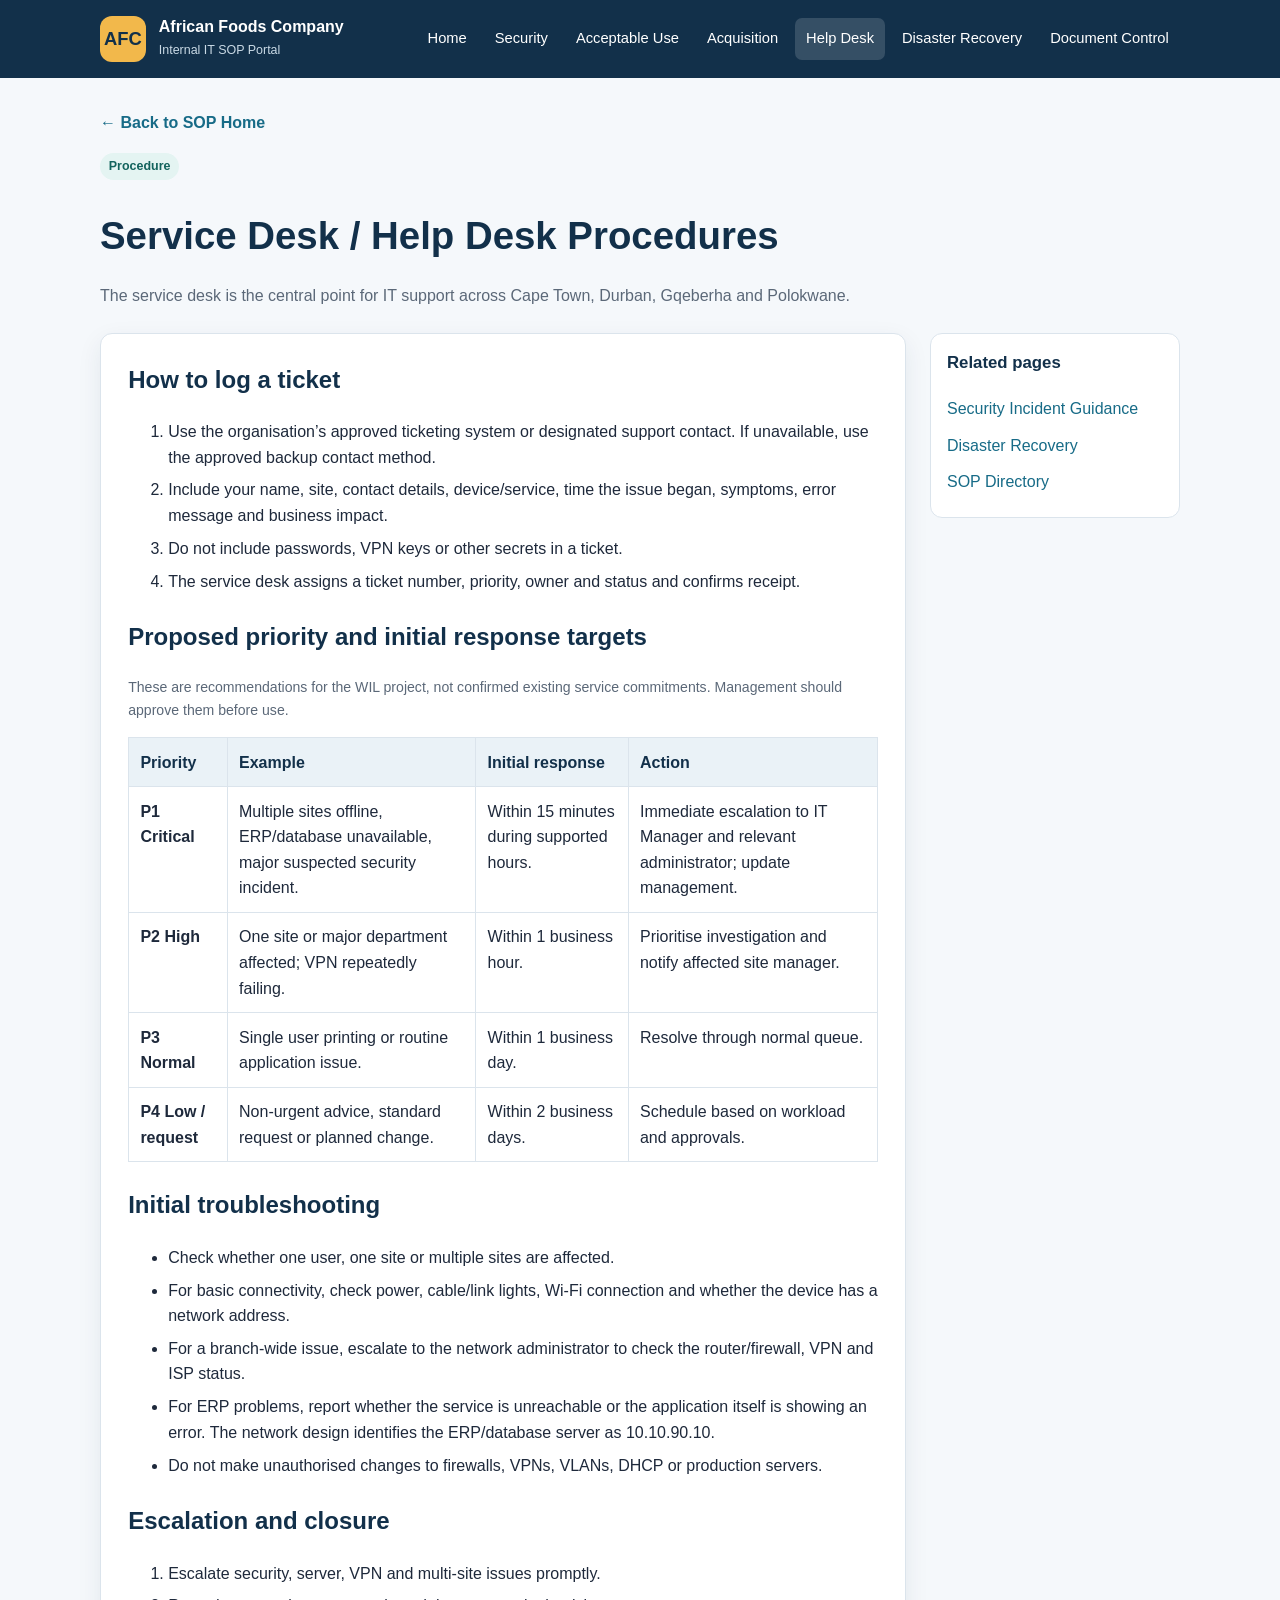
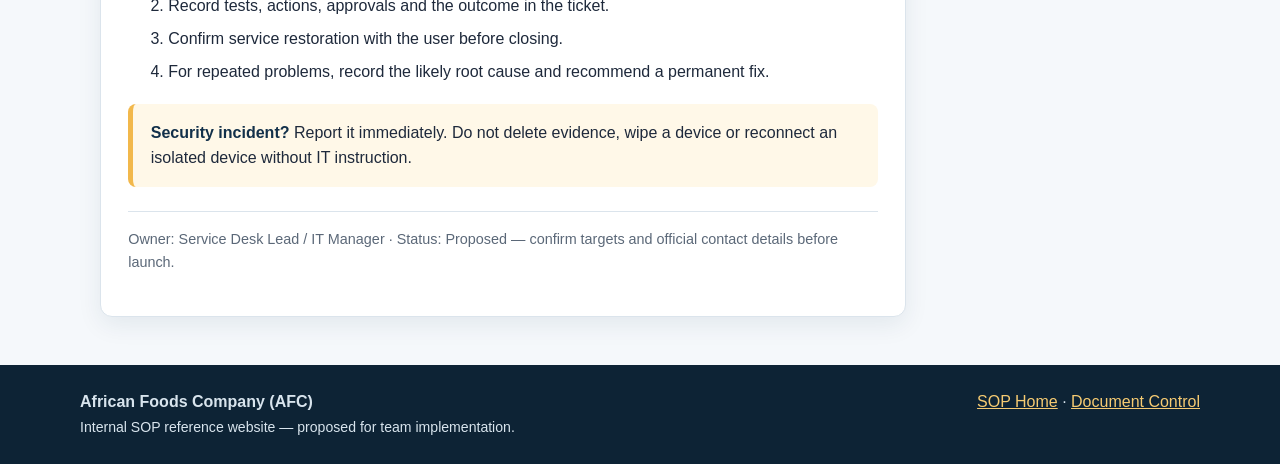
<file: help-desk.html>
<!DOCTYPE html>
<html lang="en">
<head>
  <meta charset="UTF-8">
  <meta name="viewport" content="width=device-width, initial-scale=1">
  <meta name="description" content="AFC internal IT Standard Operating Procedures">
  <title>Service Desk Procedures | African Foods Company</title>
  <link rel="stylesheet" href="css/styles.css">
</head>
<body>
<a class="skip-link" href="#main">Skip to main content</a>
<header class="site-header">
  <div class="header-inner">
    <a class="brand" href="index.html" aria-label="African Foods Company SOP Portal home">
      <span class="brand-mark" aria-hidden="true">AFC</span>
      <span><strong>African Foods Company</strong><small>Internal IT SOP Portal</small></span>
    </a>
    <nav aria-label="Main navigation">
      <a href="index.html" >Home</a>
      <a href="security.html" >Security</a>
      <a href="acceptable-use.html" >Acceptable Use</a>
      <a href="acquisition.html" >Acquisition</a>
      <a href="help-desk.html" aria-current="page">Help Desk</a>
      <a href="disaster-recovery.html" >Disaster Recovery</a>
      <a href="document-control.html" >Document Control</a>
    </nav>
  </div>
</header>

<main id="main">
  <a class="back-link" href="index.html">← Back to SOP Home</a>
  <div class="page-intro"><span class="pill">Procedure</span><h1>Service Desk / Help Desk Procedures</h1><p>The service desk is the central point for IT support across Cape Town, Durban, Gqeberha and Polokwane.</p></div>
  <div class="content-layout"><article class="content-card">
    <h2>How to log a ticket</h2><ol>
      <li>Use the organisation’s approved ticketing system or designated support contact. If unavailable, use the approved backup contact method.</li>
      <li>Include your name, site, contact details, device/service, time the issue began, symptoms, error message and business impact.</li>
      <li>Do not include passwords, VPN keys or other secrets in a ticket.</li>
      <li>The service desk assigns a ticket number, priority, owner and status and confirms receipt.</li>
    </ol>
    <h2>Proposed priority and initial response targets</h2><p class="small">These are recommendations for the WIL project, not confirmed existing service commitments. Management should approve them before use.</p>
    <table><thead><tr><th>Priority</th><th>Example</th><th>Initial response</th><th>Action</th></tr></thead><tbody>
      <tr><td><strong>P1 Critical</strong></td><td>Multiple sites offline, ERP/database unavailable, major suspected security incident.</td><td>Within 15 minutes during supported hours.</td><td>Immediate escalation to IT Manager and relevant administrator; update management.</td></tr>
      <tr><td><strong>P2 High</strong></td><td>One site or major department affected; VPN repeatedly failing.</td><td>Within 1 business hour.</td><td>Prioritise investigation and notify affected site manager.</td></tr>
      <tr><td><strong>P3 Normal</strong></td><td>Single user printing or routine application issue.</td><td>Within 1 business day.</td><td>Resolve through normal queue.</td></tr>
      <tr><td><strong>P4 Low / request</strong></td><td>Non-urgent advice, standard request or planned change.</td><td>Within 2 business days.</td><td>Schedule based on workload and approvals.</td></tr>
    </tbody></table>
    <h2>Initial troubleshooting</h2><ul>
      <li>Check whether one user, one site or multiple sites are affected.</li><li>For basic connectivity, check power, cable/link lights, Wi-Fi connection and whether the device has a network address.</li>
      <li>For a branch-wide issue, escalate to the network administrator to check the router/firewall, VPN and ISP status.</li><li>For ERP problems, report whether the service is unreachable or the application itself is showing an error. The network design identifies the ERP/database server as 10.10.90.10.</li>
      <li>Do not make unauthorised changes to firewalls, VPNs, VLANs, DHCP or production servers.</li>
    </ul>
    <h2>Escalation and closure</h2><ol><li>Escalate security, server, VPN and multi-site issues promptly.</li><li>Record tests, actions, approvals and the outcome in the ticket.</li><li>Confirm service restoration with the user before closing.</li><li>For repeated problems, record the likely root cause and recommend a permanent fix.</li></ol>
    <div class="notice"><strong>Security incident?</strong> Report it immediately. Do not delete evidence, wipe a device or reconnect an isolated device without IT instruction.</div>
    <p class="meta">Owner: Service Desk Lead / IT Manager · Status: Proposed — confirm targets and official contact details before launch.</p>
  </article><aside class="side-card"><h2>Related pages</h2><a href="security.html">Security Incident Guidance</a><a href="disaster-recovery.html">Disaster Recovery</a><a href="index.html">SOP Directory</a></aside></div>
</main>

<footer class="site-footer">
  <div class="footer-inner">
    <div><strong>African Foods Company (AFC)</strong><br><span class="small" style="color:#d8e4ed">Internal SOP reference website — proposed for team implementation.</span></div>
    <div><a href="index.html">SOP Home</a> · <a href="document-control.html">Document Control</a></div>
  </div>
</footer>
</body>
</html>
</file>
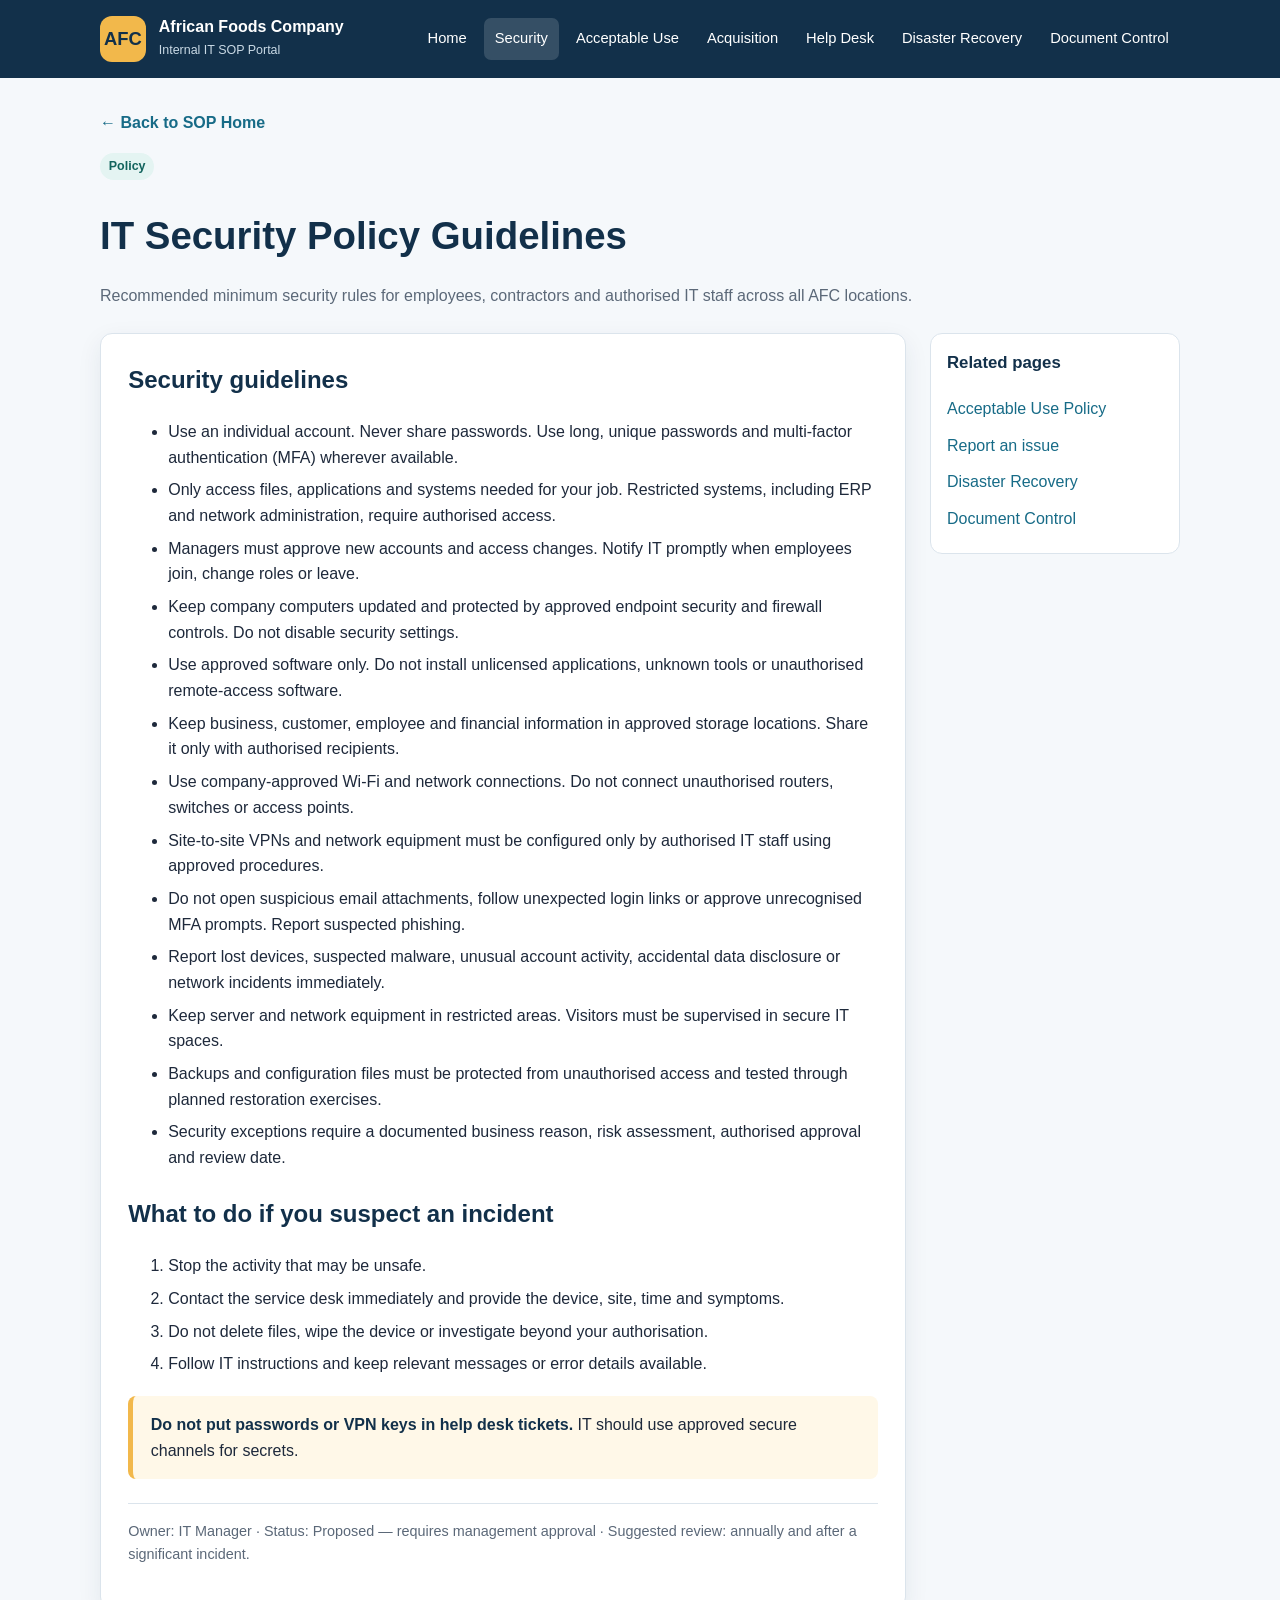
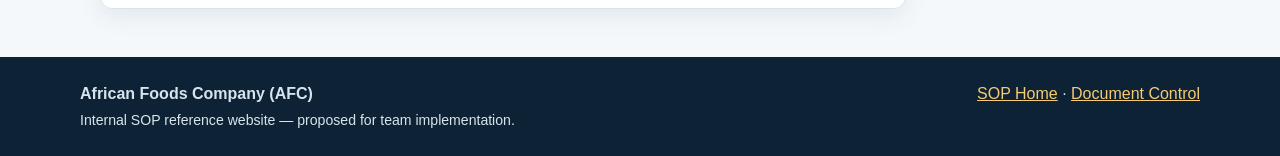
<file: security.html>
<!DOCTYPE html>
<html lang="en">
<head>
  <meta charset="UTF-8">
  <meta name="viewport" content="width=device-width, initial-scale=1">
  <meta name="description" content="AFC internal IT Standard Operating Procedures">
  <title>IT Security Policy | African Foods Company</title>
  <link rel="stylesheet" href="css/styles.css">
</head>
<body>
<a class="skip-link" href="#main">Skip to main content</a>
<header class="site-header">
  <div class="header-inner">
    <a class="brand" href="index.html" aria-label="African Foods Company SOP Portal home">
      <span class="brand-mark" aria-hidden="true">AFC</span>
      <span><strong>African Foods Company</strong><small>Internal IT SOP Portal</small></span>
    </a>
    <nav aria-label="Main navigation">
      <a href="index.html" >Home</a>
      <a href="security.html" aria-current="page">Security</a>
      <a href="acceptable-use.html" >Acceptable Use</a>
      <a href="acquisition.html" >Acquisition</a>
      <a href="help-desk.html" >Help Desk</a>
      <a href="disaster-recovery.html" >Disaster Recovery</a>
      <a href="document-control.html" >Document Control</a>
    </nav>
  </div>
</header>

<main id="main">
  <a class="back-link" href="index.html">← Back to SOP Home</a>
  <div class="page-intro"><span class="pill">Policy</span><h1>IT Security Policy Guidelines</h1><p>Recommended minimum security rules for employees, contractors and authorised IT staff across all AFC locations.</p></div>
  <div class="content-layout"><article class="content-card">
    <h2>Security guidelines</h2>
    <ul>
      <li>Use an individual account. Never share passwords. Use long, unique passwords and multi-factor authentication (MFA) wherever available.</li>
      <li>Only access files, applications and systems needed for your job. Restricted systems, including ERP and network administration, require authorised access.</li>
      <li>Managers must approve new accounts and access changes. Notify IT promptly when employees join, change roles or leave.</li>
      <li>Keep company computers updated and protected by approved endpoint security and firewall controls. Do not disable security settings.</li>
      <li>Use approved software only. Do not install unlicensed applications, unknown tools or unauthorised remote-access software.</li>
      <li>Keep business, customer, employee and financial information in approved storage locations. Share it only with authorised recipients.</li>
      <li>Use company-approved Wi-Fi and network connections. Do not connect unauthorised routers, switches or access points.</li>
      <li>Site-to-site VPNs and network equipment must be configured only by authorised IT staff using approved procedures.</li>
      <li>Do not open suspicious email attachments, follow unexpected login links or approve unrecognised MFA prompts. Report suspected phishing.</li>
      <li>Report lost devices, suspected malware, unusual account activity, accidental data disclosure or network incidents immediately.</li>
      <li>Keep server and network equipment in restricted areas. Visitors must be supervised in secure IT spaces.</li>
      <li>Backups and configuration files must be protected from unauthorised access and tested through planned restoration exercises.</li>
      <li>Security exceptions require a documented business reason, risk assessment, authorised approval and review date.</li>
    </ul>
    <h2>What to do if you suspect an incident</h2>
    <ol><li>Stop the activity that may be unsafe.</li><li>Contact the service desk immediately and provide the device, site, time and symptoms.</li><li>Do not delete files, wipe the device or investigate beyond your authorisation.</li><li>Follow IT instructions and keep relevant messages or error details available.</li></ol>
    <div class="notice"><strong>Do not put passwords or VPN keys in help desk tickets.</strong> IT should use approved secure channels for secrets.</div>
    <p class="meta">Owner: IT Manager · Status: Proposed — requires management approval · Suggested review: annually and after a significant incident.</p>
  </article><aside class="side-card"><h2>Related pages</h2><a href="acceptable-use.html">Acceptable Use Policy</a><a href="help-desk.html">Report an issue</a><a href="disaster-recovery.html">Disaster Recovery</a><a href="document-control.html">Document Control</a></aside></div>
</main>

<footer class="site-footer">
  <div class="footer-inner">
    <div><strong>African Foods Company (AFC)</strong><br><span class="small" style="color:#d8e4ed">Internal SOP reference website — proposed for team implementation.</span></div>
    <div><a href="index.html">SOP Home</a> · <a href="document-control.html">Document Control</a></div>
  </div>
</footer>
</body>
</html>
</file>
<file: css/styles.css>
:root {
  --navy: #12304a;
  --blue: #176b87;
  --teal: #1c8b83;
  --gold: #f2b84b;
  --ink: #1e293b;
  --muted: #5b6878;
  --paper: #f5f8fb;
  --white: #ffffff;
  --border: #dbe4ec;
  --danger: #a83232;
  --shadow: 0 8px 24px rgba(18, 48, 74, .08);
}
* { box-sizing: border-box; }
html { scroll-behavior: smooth; }
body {
  margin: 0;
  font-family: Arial, Helvetica, sans-serif;
  color: var(--ink);
  background: var(--paper);
  line-height: 1.6;
}
a { color: var(--blue); }
a:focus, button:focus, input:focus {
  outline: 3px solid var(--gold);
  outline-offset: 3px;
}
.skip-link {
  position: absolute; left: -9999px; top: 0;
  background: var(--white); padding: .7rem 1rem; z-index: 1000;
}
.skip-link:focus { left: .5rem; top: .5rem; }
.site-header { background: var(--navy); color: var(--white); }
.header-inner {
  max-width: 1120px; margin: auto; padding: 1rem 1.25rem;
  display: flex; align-items: center; justify-content: space-between; gap: 1rem;
}
.brand { display: flex; align-items: center; gap: .8rem; color: white; text-decoration: none; }
.brand-mark {
  width: 46px; height: 46px; border-radius: 12px; display: grid; place-items: center;
  background: var(--gold); color: var(--navy); font-weight: 800; font-size: 1.15rem;
}
.brand strong { display: block; line-height: 1.2; }
.brand small { display: block; color: #c9d9e5; font-size: .78rem; margin-top: .25rem; }
nav { display: flex; flex-wrap: wrap; gap: .35rem; }
nav a {
  color: #fff; text-decoration: none; padding: .55rem .7rem; border-radius: 7px;
  font-size: .92rem;
}
nav a:hover, nav a[aria-current="page"] { background: rgba(255,255,255,.15); }
.hero {
  background: linear-gradient(125deg, #12304a, #176b87);
  color: white; padding: 3.5rem 1.25rem;
}
.hero-inner, main, .footer-inner { max-width: 1120px; margin: auto; }
.hero h1 { font-size: clamp(2rem, 4vw, 3.25rem); line-height: 1.12; margin: .4rem 0 1rem; max-width: 780px; }
.hero p { max-width: 760px; font-size: 1.08rem; color: #e3edf4; }
.eyebrow { text-transform: uppercase; letter-spacing: .13em; font-weight: 700; font-size: .78rem; color: var(--gold); }
.hero-actions { display: flex; flex-wrap: wrap; gap: .75rem; margin-top: 1.5rem; }
.button {
  display: inline-block; border: 0; border-radius: 8px; padding: .72rem 1rem;
  text-decoration: none; font-weight: 700; cursor: pointer;
}
.button-primary { background: var(--gold); color: var(--navy); }
.button-secondary { border: 1px solid rgba(255,255,255,.65); color: white; }
main { padding: 2rem 1.25rem 3rem; }
.page-intro { margin-bottom: 1.5rem; }
.page-intro h1 { margin-bottom: .3rem; font-size: clamp(1.8rem, 3vw, 2.5rem); color: var(--navy); }
.page-intro p { color: var(--muted); max-width: 820px; }
.notice {
  padding: 1rem 1.1rem; border-left: 5px solid var(--gold); background: #fff8e8;
  border-radius: 8px; margin: 1.2rem 0;
}
.notice strong { color: var(--navy); }
.section-title { color: var(--navy); margin: 2rem 0 .8rem; }
.card-grid { display: grid; grid-template-columns: repeat(3, minmax(0, 1fr)); gap: 1rem; }
.card {
  display: block; background: var(--white); padding: 1.2rem; border: 1px solid var(--border);
  border-radius: 13px; box-shadow: var(--shadow); color: var(--ink); text-decoration: none;
  transition: transform .15s ease, border-color .15s ease;
}
.card:hover { transform: translateY(-2px); border-color: var(--teal); }
.card .icon { font-size: 1.6rem; }
.card h2, .card h3 { color: var(--navy); margin: .35rem 0; }
.card p { color: var(--muted); margin-bottom: .6rem; }
.card .card-link { font-weight: 700; color: var(--blue); }
.pill {
  display: inline-block; background: #e4f4f2; color: #12635d; border-radius: 999px;
  padding: .2rem .55rem; font-size: .78rem; font-weight: 700;
}
.content-layout { display: grid; grid-template-columns: minmax(0, 1fr) 250px; gap: 1.5rem; align-items: start; }
.content-card {
  background: white; border: 1px solid var(--border); border-radius: 12px;
  padding: clamp(1rem, 3vw, 1.7rem); box-shadow: var(--shadow); min-width: 0;
}
.content-card h2 { color: var(--navy); margin-top: 1.5rem; }
.content-card h2:first-child { margin-top: 0; }
.content-card h3 { color: var(--blue); }
.content-card li { margin: .45rem 0; }
.side-card {
  background: white; border: 1px solid var(--border); border-radius: 12px; padding: 1rem;
  position: sticky; top: 1rem;
}
.side-card h2 { font-size: 1.05rem; margin-top: 0; color: var(--navy); }
.side-card a { display: block; padding: .35rem 0; text-decoration: none; }
.side-card a:hover { text-decoration: underline; }
.meta { font-size: .9rem; color: var(--muted); border-top: 1px solid var(--border); margin-top: 1.5rem; padding-top: 1rem; }
table { width: 100%; border-collapse: collapse; margin: 1rem 0; background: white; }
th, td { border: 1px solid var(--border); padding: .7rem; text-align: left; vertical-align: top; }
th { background: #eaf2f7; color: var(--navy); }
.search-wrap { margin: 1.2rem 0 1.5rem; }
.search-wrap label { display: block; font-weight: 700; margin-bottom: .35rem; }
.search-wrap input {
  width: 100%; max-width: 560px; border: 1px solid #b8c7d4; border-radius: 8px;
  padding: .85rem 1rem; font: inherit; background: white;
}
.search-status { color: var(--muted); font-size: .9rem; margin-top: .4rem; }
.site-footer { background: #0d2335; color: #d8e4ed; padding: 1.5rem 1.25rem; }
.footer-inner { display: flex; justify-content: space-between; flex-wrap: wrap; gap: 1rem; }
.site-footer a { color: #f6cb72; }
.small { font-size: .88rem; color: var(--muted); }
.back-link { display: inline-block; margin-bottom: 1rem; font-weight: 700; text-decoration: none; }
hr { border: 0; border-top: 1px solid var(--border); margin: 1.5rem 0; }
@media (max-width: 850px) {
  .header-inner { align-items: flex-start; flex-direction: column; }
  .card-grid { grid-template-columns: repeat(2, minmax(0, 1fr)); }
  .content-layout { grid-template-columns: 1fr; }
  .side-card { position: static; }
}
@media (max-width: 560px) {
  .card-grid { grid-template-columns: 1fr; }
  nav { gap: .15rem; }
  nav a { padding: .45rem .55rem; }
  .hero { padding: 2.5rem 1rem; }
  main { padding: 1.5rem 1rem 2rem; }
  table { display: block; overflow-x: auto; }
}
@media print {
  .site-header, .site-footer, nav, .side-card, .hero-actions, .search-wrap { display: none !important; }
  body { background: white; }
  main { padding: 0; max-width: none; }
  .content-card, .card { box-shadow: none; }
}
</file>
